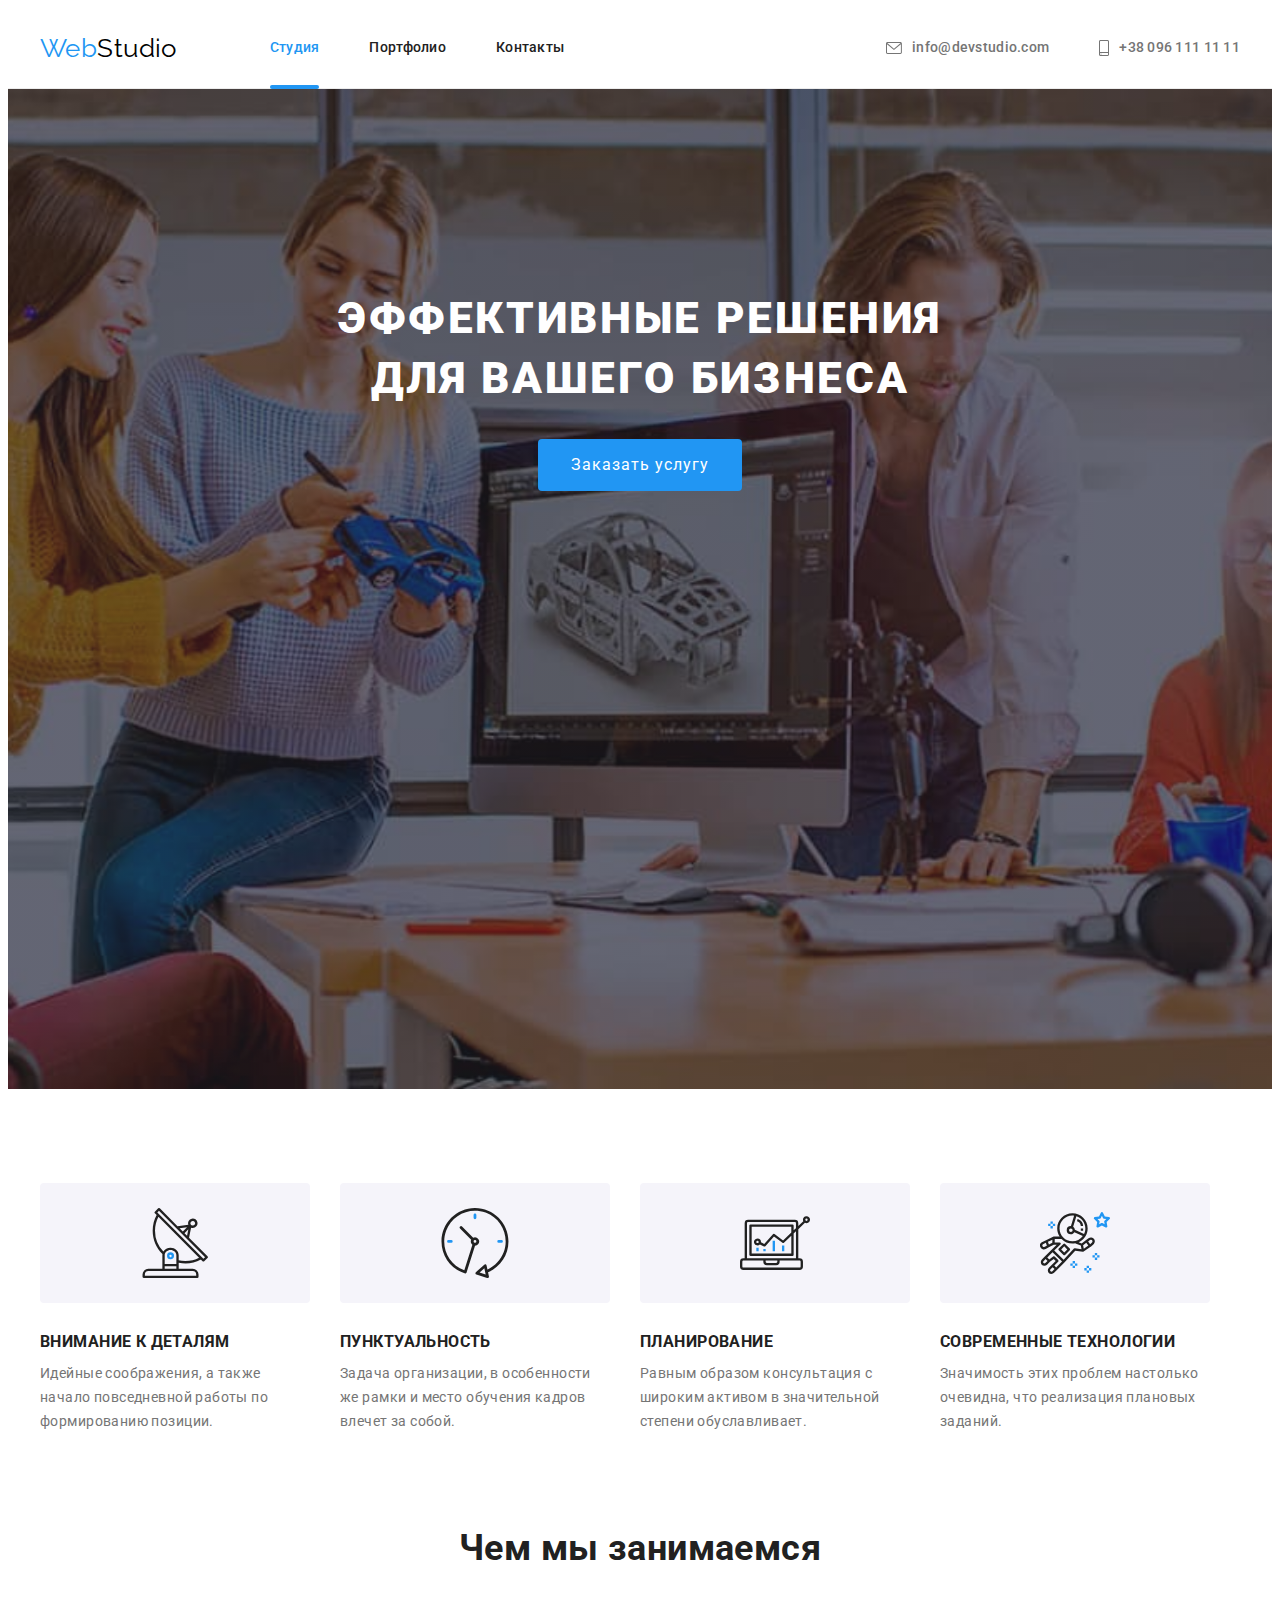
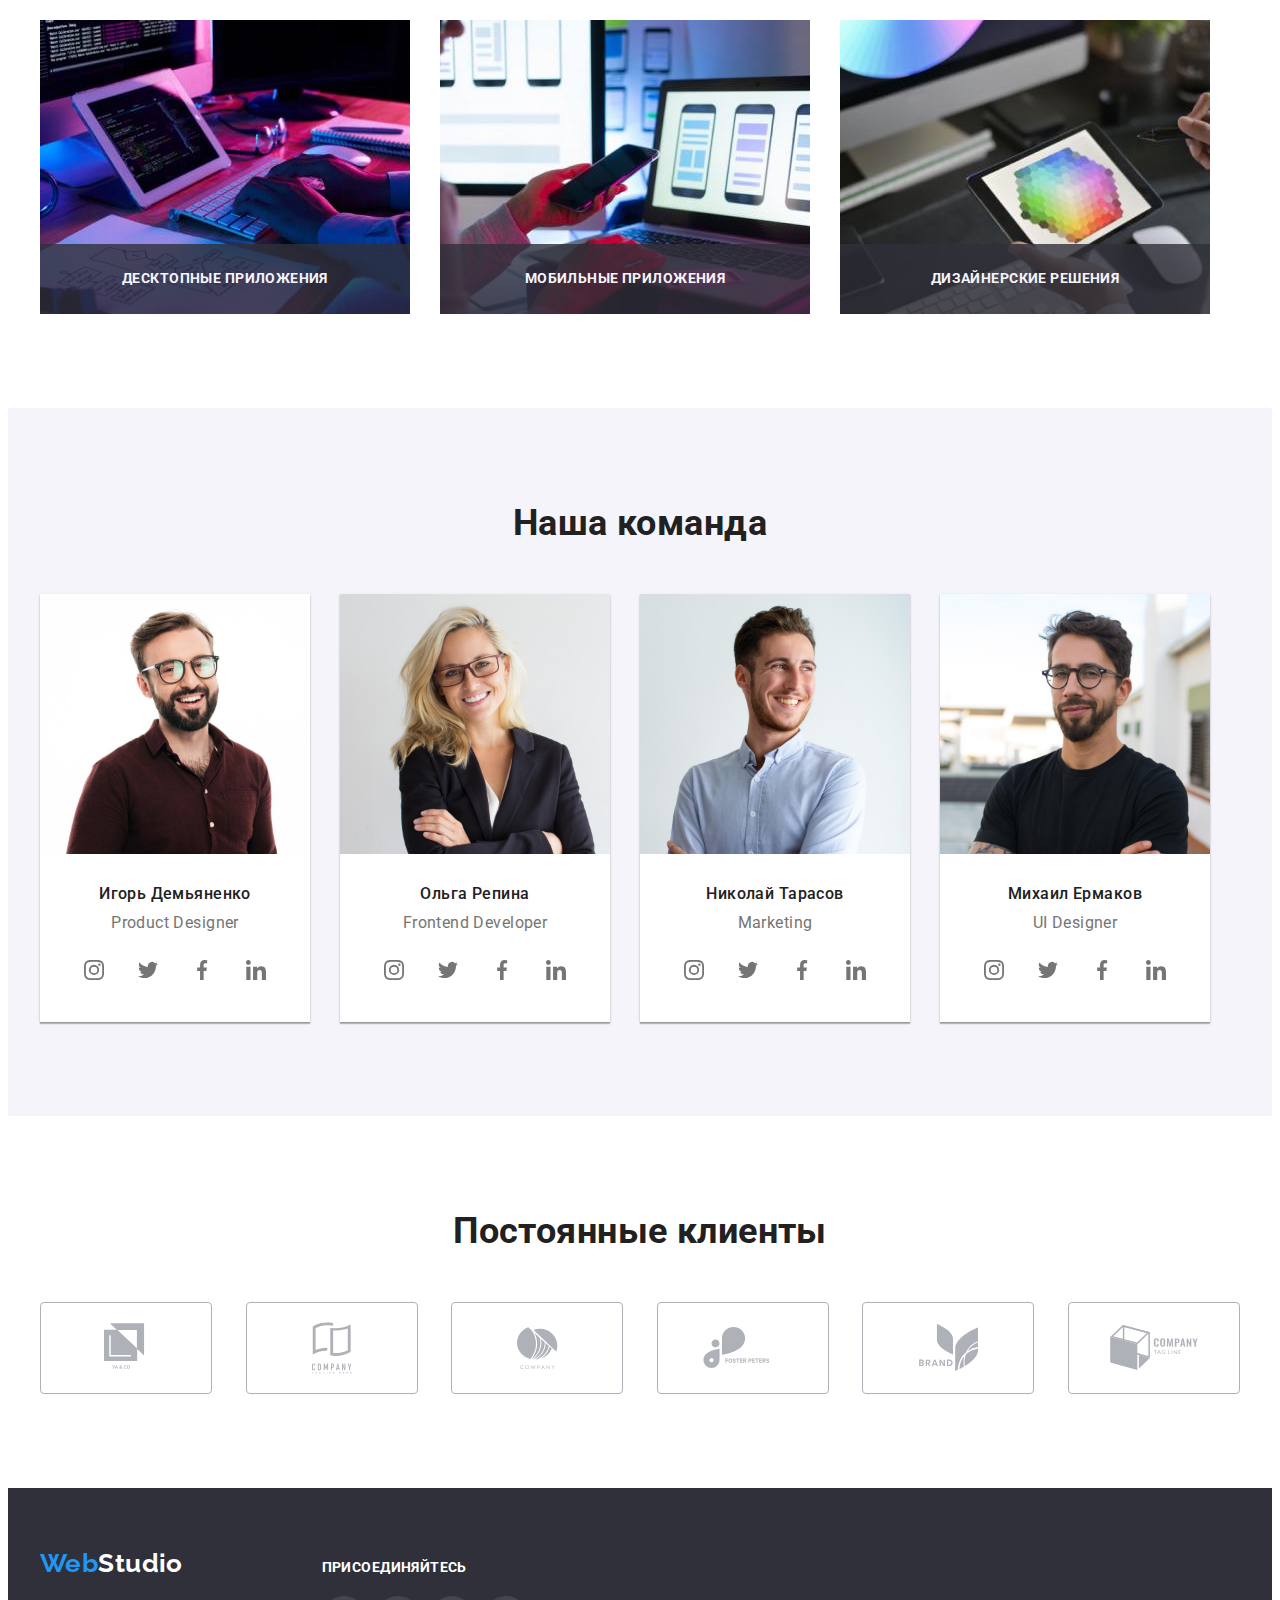
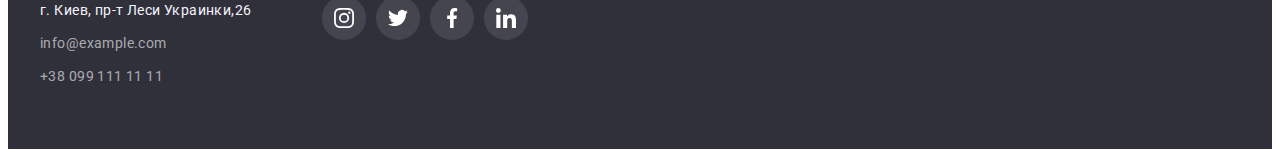
<file: index.html>
<!DOCTYPE html>
<html lang="ru">
<head>
    <meta charset="UTF-8">
    <meta name="viewport" content="width=device-width, initial-scale=1.0">
    <title>Студия</title>
    <link rel="preconnect" href="https://fonts.gstatic.com">
    <link href="https://fonts.googleapis.com/css2?family=Raleway:wght@700&family=Roboto:wght@400;500;700;900&display=swap"
        rel="stylesheet">
    <link rel="stylesheet" href="https://cdnjs.cloudflare.com/ajax/libs/modern-normalize/1.0.0/modern-normalize.css"
        integrity="sha512-Zx6MlUMKSVJoQ+83OwhdILe8cSEsCzfqThJd7J/VA2UrK6Ctj85p+xzqfyuNXE5B1k25uUdmJ2OzItbBy9GHAQ=="
        crossorigin="anonymous"/>
    <link rel="stylesheet" href="./css/styles.css"/>
</head>
<body>

    <!-- шапка сайта -->
    <header class="header">
        <div class="container">
            <nav class="main-nav">
                <a href="./index.html" class="logo">
                    <p class="logo-text"> <span class="accent">Web</span>Studio</p>
                </a>
            
                <ul class="site-nav list">
                    <li class="item"><a href="" class="link current">Студия</a></li>
                    <li class="item"><a href="./portfolio.html" class="link">Портфолио</a></li>
                    <li class="item"><a href="" class="link">Контакты</a></li>
                </ul>
           
                <ul class="contacts list">
                    <li class="item"><a href="mailto:info@devstudio.com" class="contacts-link">
                        <svg class="header-item" width="16px" height="12px">
                            <use href="./images/sprite.svg#envelop"></use>
                        </svg>
                        info@devstudio.com</a>
                    </li>
                    <li class="item"><a href="tel:+380961111111" class="contacts-link">
                        <svg class="header-item" width="10px" height="16px">
                            <use href="./images/sprite.svg#smartphone"></use>
                        </svg>
                        +38 096 111 11 11</a>
                    </li>
                </ul>
            </nav>
        </div>
    </header>

    <main>
        
        <!-- герой -->
            <section class="hero">
                <h1 class="hero-title">Эффективные решения<br> для вашего бизнеса</h1>
                <button type="button" class="button cursor" data-modal-open>Заказать услугу</button>
            </section>

        <!-- Особенности -->
            <section class="features section container" >
                <h2 class="visually-hidden">Особенности</h2>
                    <ul class="features-list list">
                        
                        <li class="item">
                            <div class="icon-group">
                                <svg width="70" height="70">
                                    <use href="./images/sprite.svg#group"></use>
                                </svg>
                            </div>
                            <h3 class="title">Внимание к деталям</h3>
                            <p class="desc">Идейные соображения, а также начало повседневной
                                работы по формированию позиции.</p>
                        </li>
                                                
                        <li class="item icon-clock">
                            <div class="icon-group">
                                <svg width="70" height="70">
                                    <use href="./images/sprite.svg#clock"></use>
                                </svg>
                            </div>
                            <h3 class="title">Пунктуальность</h3>
                            <p class="desc">Задача организации, в особенности же рамки и 
                            место обучения кадров влечет за собой.</p>
                        </li>

                        <li class="item icon-diagram">
                            <div class="icon-group">
                                <svg width="70" height="70">
                                    <use href="./images/sprite.svg#diagram"></use>
                                </svg>
                            </div>
                            <h3 class="title">Планирование</h3>
                            <p class="desc">Равным образом консультация с широким активом
                            в значительной степени обуславливает.</p>
                        </li>

                        <li class="item icon-astronaut">
                            <div class="icon-group">
                                <svg width="70" height="70">
                                    <use href="./images/sprite.svg#astronaut"></use>
                                </svg>
                            </div>
                            <h3 class="title">Современные технологии</h3>
                            <p class="desc">Значимость этих проблем настолько очевидна, 
                            что реализация плановых заданий.</p>
                        </li>
                    </ul>
            </section>

            <!-- чем мы занимаемся -->
            <section class="specialization section container" >
                <h2 class="section-title">Чем мы занимаемся</h2>
                    <ul class="specialization-list list">
                        <li class="item">
                            <img src="./images/laptop.jpg" 
                            alt="ноутбук"  
                            width="370"/>
                            <div class="specialization-name">
                                <p>Десктопные приложения</p>
                            </div>
                        </li>

                        <li class="item">
                            <img src="./images/smartphone.jpg" 
                            alt="смартфон" 
                            width="370"/>
                            <div class="specialization-name">
                                <p>Мобильные приложения</p>
                            </div>
                        </li>

                        <li class="item">
                            <img src="./images/tablet.jpg" 
                            alt="планшет" 
                            width="370"/>
                            <div class="specialization-name">
                                <p>Дизайнерские решения</p>
                            </div>
                        </li>
                    </ul>
            </section>

            <!-- Наша команда -->
            <section class="team section">
               <div class="container">
                    <h2 class="section-title">Наша команда</h2>
                    <ul class="team-list list">
                        <li class="item">
                            <img class="photo" src="./images/team1.jpg" alt="фотография дизайнера" width="270"/>
                            <div class="content">
                                <h3 class="name">Игорь Демьяненко</h3>
                                <p class="position">Product Designer</p>
                                <ul class="icon-list list">
                                    <li class="icon-items"> 
                                        <a href="" class="icon-link">
                                            <div class="icons-group">
                                                <svg class="team-icons" width="20" height="20">
                                                    <use href="./images/sprite.svg#instagram"></use>
                                                </svg>
                                            </div>
                                        </a>
                                    </li>

                                    <li class="icon-items">
                                        <a href="" class="icon-link">
                                            <div class="icons-group">
                                                <svg class="team-icons" width="20" height="20">
                                                    <use href="./images/sprite.svg#twitter"></use>
                                                </svg>
                                            </div>
                                        </a>
                                    </li>

                                    <li class="icon-items">
                                        <a href="" class="icon-link">
                                            <div class="icons-group">
                                                <svg class="team-icons" width="20" height="20">
                                                    <use href="./images/sprite.svg#facebook"></use>
                                                </svg>
                                            </div>
                                        </a>
                                    </li>

                                    <li class="icon-items">
                                        <a href="" class="icon-link">
                                            <div class="icons-group">
                                                <svg class="team-icons" width="20" height="20">
                                                    <use href="./images/sprite.svg#linkedin"></use>
                                                </svg>
                                            </div>
                                        </a>
                                    </li>
                                </ul>
                            </div>
                        </li>
                        <li class="item">
                            <img class="photo" src="./images/team2.jpg" alt="фотография разработчика" width="270"/>
                            <div class="content">
                                <h3 class="name">Ольга Репина</h3>
                                <p class="position">Frontend Developer</p>
                                <ul class="icon-list list">
                                    <li class="icon-items">
                                        <a href="" class="icon-link">
                                            <div class="icons-group">
                                                <svg class="team-icons" width="20" height="20">
                                                    <use href="./images/sprite.svg#instagram"></use>
                                                </svg>
                                            </div>
                                        </a>
                                    </li>
                                
                                    <li class="icon-items">
                                        <a href="" class="icon-link">
                                            <div class="icons-group">
                                                <svg class="team-icons" width="20" height="20">
                                                    <use href="./images/sprite.svg#twitter"></use>
                                                </svg>
                                            </div>
                                        </a>
                                    </li>
                                
                                    <li class="icon-items">
                                        <a href="" class="icon-link">
                                            <div class="icons-group">
                                                <svg class="team-icons" width="20" height="20">
                                                    <use href="./images/sprite.svg#facebook"></use>
                                                </svg>
                                            </div>
                                        </a>
                                    </li>
                                
                                    <li class="icon-items">
                                        <a href="" class="icon-link">
                                            <div class="icons-group">
                                                <svg class="team-icons" width="20" height="20">
                                                    <use href="./images/sprite.svg#linkedin"></use>
                                                </svg>
                                            </div>
                                        </a>
                                    </li>
                                </ul>
                            </div>
                        </li>
                    
                        <li class="item">
                            <img class="photo" src="./images/team3.jpg" alt="фотография маркетолога" width="270"/>
                            <div class="content">
                                <h3 class="name">Николай Тарасов</h3>
                                <p class="position">Marketing</p>
                                <ul class="icon-list list">
                                    <li class="icon-items">
                                        <a href="" class="icon-link">
                                            <div class="icons-group">
                                                <svg class="team-icons" width="20" height="20">
                                                    <use href="./images/sprite.svg#instagram"></use>
                                                </svg>
                                            </div>
                                        </a>
                                    </li>
                                
                                    <li class="icon-items">
                                        <a href="" class="icon-link">
                                            <div class="icons-group">
                                                <svg class="team-icons" width="20" height="20">
                                                    <use href="./images/sprite.svg#twitter"></use>
                                                </svg>
                                            </div>
                                        </a>
                                    </li>
                                
                                    <li class="icon-items">
                                        <a href="" class="icon-link">
                                            <div class="icons-group">
                                                <svg class="team-icons" width="20" height="20">
                                                    <use href="./images/sprite.svg#facebook"></use>
                                                </svg>
                                            </div>
                                        </a>
                                    </li>
                                
                                    <li class="icon-items">
                                        <a href="" class="icon-link">
                                            <div class="icons-group">
                                                <svg class="team-icons" width="20" height="20">
                                                    <use href="./images/sprite.svg#linkedin"></use>
                                                </svg>
                                            </div>
                                        </a>
                                    </li>
                                </ul>
                            </div>
                        </li>
                    
                        <li class="item">
                            <img class="photo" src="./images/team4.jpg" alt="фотография дизанера интерфейсов" width="270" height="260" />
                            <div class="content">
                                <h3 class="name">Михаил Ермаков</h3>
                                <p class="position">UI Designer</p>
                                <ul class="icon-list list">
                                    <li class="icon-items">
                                        <a href="" class="icon-link">
                                            <div class="icons-group">
                                                <svg class="team-icons" width="20" height="20">
                                                    <use href="./images/sprite.svg#instagram"></use>
                                                </svg>
                                            </div>
                                        </a>
                                    </li>
                                
                                    <li class="icon-items">
                                        <a href="" class="icon-link">
                                            <div class="icons-group">
                                                <svg class="team-icons" width="20" height="20">
                                                    <use href="./images/sprite.svg#twitter"></use>
                                                </svg>
                                            </div>
                                        </a>
                                    </li>
                                
                                    <li class="icon-items">
                                        <a href="" class="icon-link">
                                            <div class="icons-group">
                                                <svg class="team-icons" width="20" height="20">
                                                    <use href="./images/sprite.svg#facebook"></use>
                                                </svg>
                                            </div>
                                        </a>
                                    </li>
                                
                                    <li class="icon-items">
                                        <a href="" class="icon-link">
                                            <div class="icons-group">
                                                <svg class="team-icons" width="20" height="20">
                                                    <use href="./images/sprite.svg#linkedin"></use>
                                                </svg>
                                            </div>
                                        </a>
                                    </li>
                                </ul>
                            </div>
                        </li>
                    </ul>
               </div>
            </section>

            <!-- Клиенты -->
            <section class="clients section">
                <h2 class="section-title">Постоянные клиенты</h2>
                <div class="container">
                    <ul class="clients-list list">
                        <li class="item">
                            <a href="" class="client-link">
                                <div class="clients-group">
                                    <svg class="client-icon" width="44.27" height="49.23">
                                        <use href="./images/sprite.svg#logo1"></use>
                                    </svg> 
                                </div>
                            </a>
                        </li>

                        <li class="item">
                            <a href="" class="client-link">
                                <div class="clients-group">
                                    <svg class="client-icon" width="40" height="52">
                                        <use href="./images/sprite.svg#logo2"></use>
                                    </svg>
                                </div>
                            </a>
                        </li>

                        <li class="item">
                            <a href="" class="client-link">
                                <div class="clients-group">
                                    <svg class="client-icon" width="41" height="42.6">
                                        <use href="./images/sprite.svg#logo3"></use>
                                    </svg>
                                </div>
                            </a>
                        </li>

                        <li class="item">
                            <a href="" class="client-link">
                                <div class="clients-group">
                                    <svg class="client-icon" width="79.66" height="42.02">
                                        <use href="./images/sprite.svg#logo4"></use>
                                    </svg>
                                </div>
                            </a>
                        </li>

                        <li class="item">
                            <a href="" class="client-link">
                                <div class="clients-group">
                                    <svg class="client-icon" width="59" height="47">
                                        <use href="./images/sprite.svg#logo5"></use>
                                    </svg>
                                </div>
                            </a>
                        </li>

                        <li class="item">
                            <a href="" class="client-link">
                                <div class="clients-group">
                                    <svg class="client-icon" width="88.48" height="45.44">
                                        <use href="./images/sprite.svg#logo6"></use>
                                    </svg>
                                </div>
                            </a>
                        </li>
                    </ul>
                </div>
            </section>
    </main>
    
<!-- подвал страницы -->
    <footer class="footer">
        <div class="container">
            <div class="footer-section">
                <a href="index.html" class="footer-logo">
                    <p> <span class="accent">Web</span>Studio</p>
                </a>
                    <address class="adress">
                        <!-- <p>г. Киев, пр-т Леси Украинки,26</p> -->
                        <ul class="adress-list list">
                            <li class="item"><a href="" class="footer-link">г. Киев, пр-т Леси Украинки,26</a></li>
                            <li class="item"><a href="mailto:info@example.com" class="footer-link mail">info@example.com</a></li>
                            <li class="item"><a href="tel:+380991111111" class="footer-link tel">+38 099 111 11 11</a></li>
                        </ul>
                    </address>
            </div>
            

            <div class="footer-wrapper">
                <p class="invite">присоединяйтесь</p>
                <ul class="icon-list list">
                    <li class="icon-items">
                        <a href="" class="icon-link">
                            <div class="icons-group">
                                <svg class="footer-icons" width="20" height="20">
                                    <use href="./images/sprite.svg#instagram"></use>
                                </svg>
                            </div>
                        </a>
                    </li>
                
                    <li class="icon-items">
                        <a href="" class="icon-link">
                            <div class="icons-group">
                                <svg class="footer-icons" width="20" height="20">
                                    <use href="./images/sprite.svg#twitter"></use>
                                </svg>
                            </div>
                        </a>
                    </li>
                
                    <li class="icon-items">
                        <a href="" class="icon-link">
                            <div class="icons-group">
                                <svg class="footer-icons" width="20" height="20">
                                    <use href="./images/sprite.svg#facebook"></use>
                                </svg>
                            </div>
                        </a>
                    </li>
                
                    <li class="icon-items">
                        <a href="" class="icon-link">
                            <div class="icons-group">
                                <svg class="footer-icons" width="20" height="20">
                                    <use href="./images/sprite.svg#linkedin"></use>
                                </svg>
                            </div>
                        </a>
                    </li>
                </ul>
            </div>
        </div>
    </footer>

    <!-- backdrop -->

    <div class="backdrop is-hidden" data-modal>
        <div class="modal">
           <button class="button-modal" data-modal-close>
                <svg class="button-modal-icon" width="18" height="18">
                    <use href="./images/sprite.svg#modal-btn"></use>
                </svg>
           </button>
        </div>
    </div>

    <script src="./js/modal.js"></script>
</body>
</html>
</file>
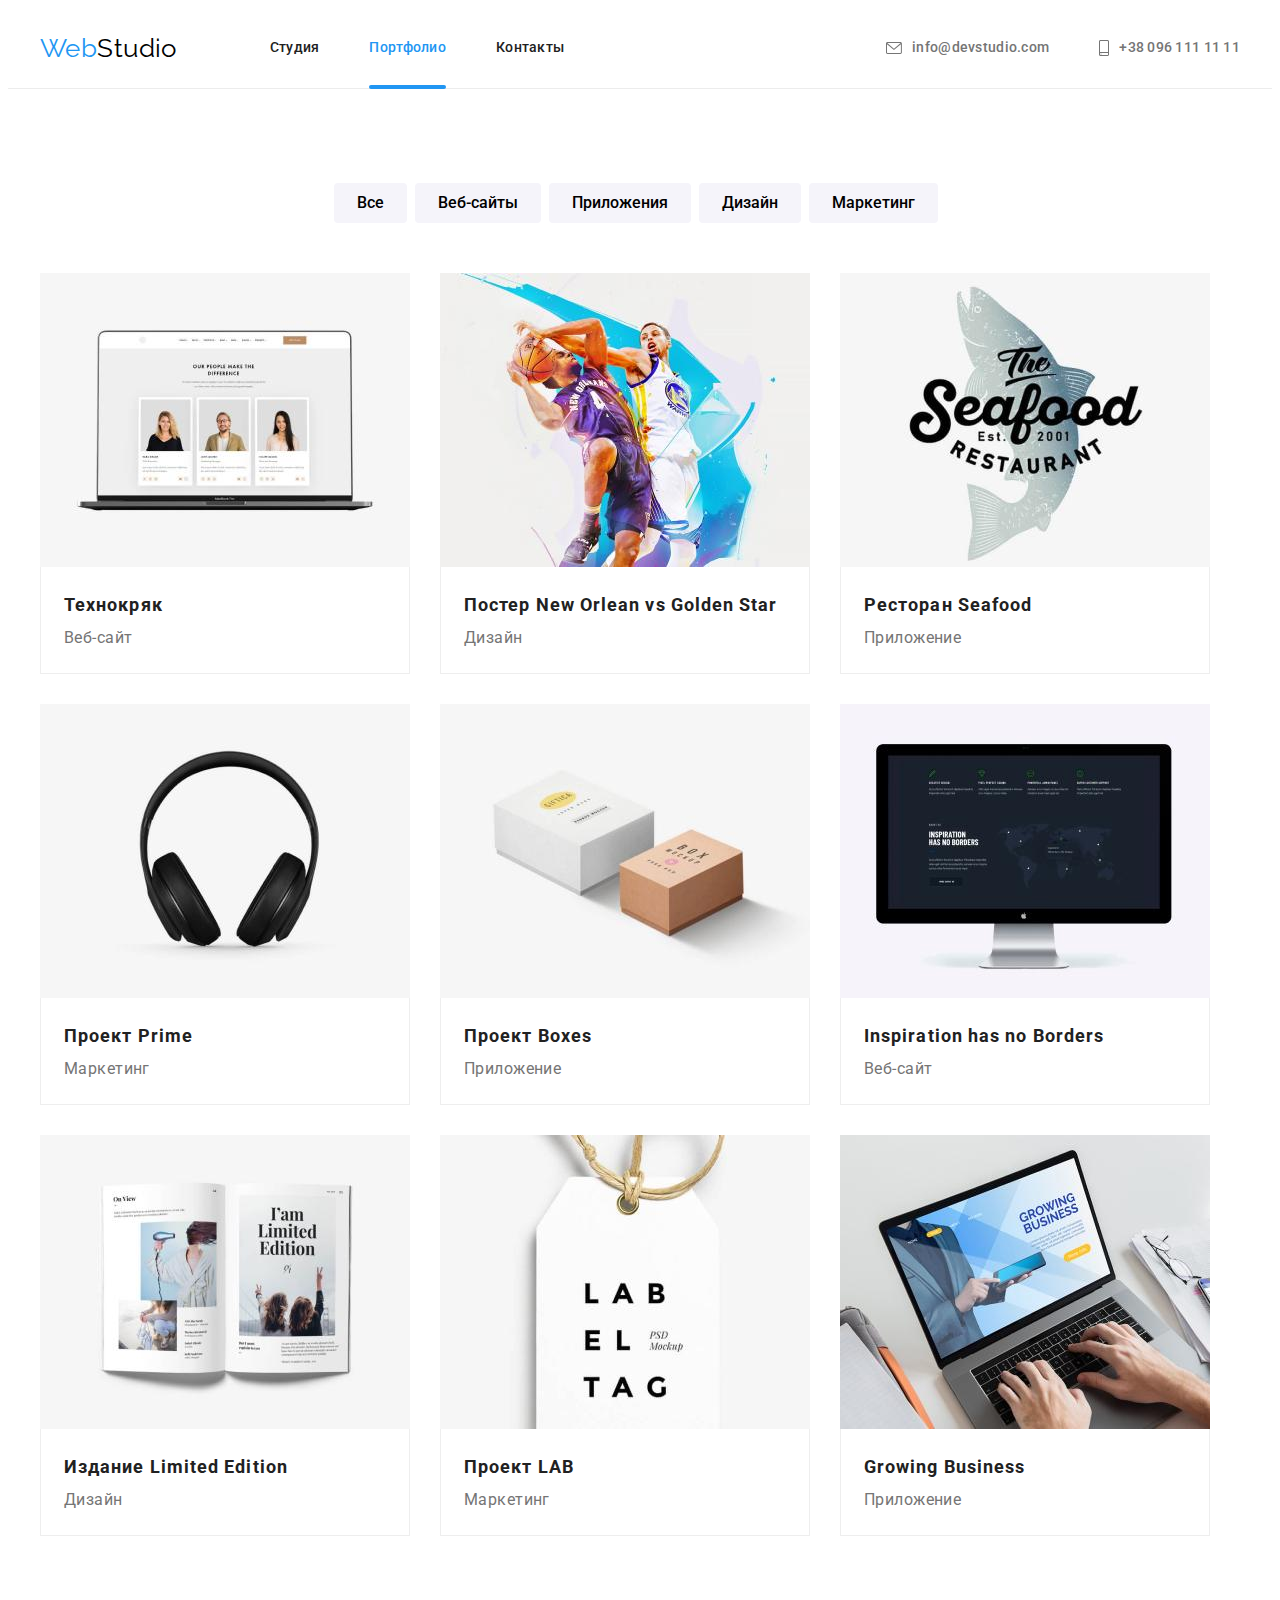
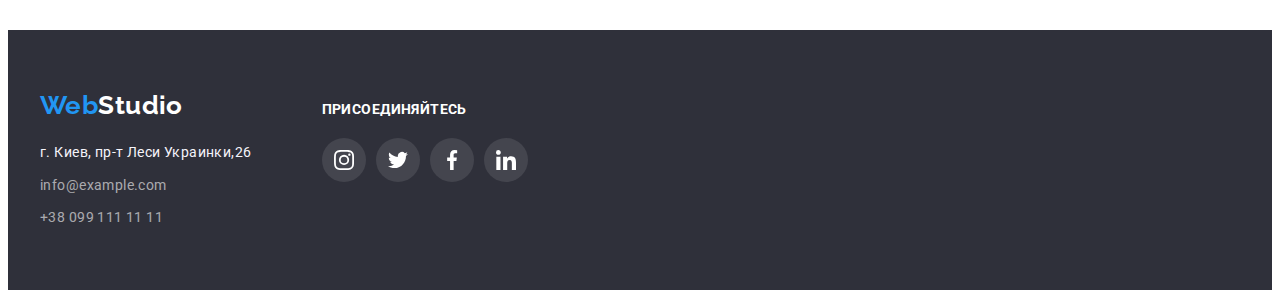
<file: portfolio.html>
<!DOCTYPE html>
<html lang="ru">

<head>
    <meta charset="UTF-8">
    <meta name="viewport" content="width=device-width, initial-scale=1.0">
    <title>Портфолио</title>
    <link rel="preconnect" href="https://fonts.gstatic.com">
    <link href="https://fonts.googleapis.com/css2?family=Raleway:wght@700&family=Roboto:wght@400;500;700;900&display=swap"
        rel="stylesheet"
    >
    <link rel="stylesheet" href="https://cdnjs.cloudflare.com/ajax/libs/modern-normalize/1.0.0/modern-normalize.css"
        integrity="sha512-Zx6MlUMKSVJoQ+83OwhdILe8cSEsCzfqThJd7J/VA2UrK6Ctj85p+xzqfyuNXE5B1k25uUdmJ2OzItbBy9GHAQ=="
        crossorigin="anonymous"
    />
    <link rel="stylesheet" href="./css/styles.css" />
</head>


<body>

    <!-- шапка сайта -->
        <header class="header">
            <div class="container">
                <nav class="main-nav">
                    <a href="./index.html" class="logo">
                        <p class="logo-text"> <span class="accent">Web</span>Studio</p>
                    </a>
        
                    <ul class="site-nav list">
                        <li class="item"><a href="./index.html" class="link">Студия</a></li>
                        <li class="item"><a href="" class="link current">Портфолио</a></li>
                        <li class="item"><a href="" class="link">Контакты</a></li>
                    </ul>
        
                    <ul class="contacts list">
                        <li class="item">
                            <a href="mailto:info@devstudio.com" class="contacts-link">
                                <svg class="header-item" width="16px" height="12px">
                                    <use href="./images/sprite.svg#envelop"></use>
                                </svg>
                                info@devstudio.com
                            </a>
                        </li>
                        <li class="item">
                            <a href="tel:+380961111111" class="contacts-link">
                                <svg class="header-item" width="10px" height="16px">
                                    <use href="./images/sprite.svg#smartphone"></use>
                                </svg>
                                +38 096 111 11 11
                            </a>
                        </li>
                    </ul>
                </nav>
            </div>
        </header>

    <main>
        <section class="container">
            <div class="section">
                <h1 class="visually-hidden">Портфолио</h1>
                <ul class="filter-list list">
                    <li class="item"> <button type="button" class="button-secondary cursor">Все</button></li>
                    <li class="item"> <button type="button" class="button-secondary cursor">Веб-сайты</button></li>
                    <li class="item"> <button type="button" class="button-secondary cursor">Приложения</button></li>
                    <li class="item"> <button type="button" class="button-secondary cursor">Дизайн</button></li>
                    <li class="item"> <button type="button" class="button-secondary cursor">Маркетинг</button></li>
                </ul>
            
                <h2 class="visually-hidden">Список проектов</h2>
                <ul class="projects-list list">
                    <li class="item">
                        <a href="" class="project-link">
                            <div class="project-image">
                                <img src="./images/img1.jpg" alt="Проект №1">
                                <div class="project-overlay">
                                    <p>Технокряк это современная площадка распространения коронавируса. Компании используют эту платформу для цифрового
                                        шпионажа и атак на защищённые сервера конкурентов.</p>
                                </div>
                            </div>
                            <div class="card-content">
                                    <h3 class="title">Технокряк</h3>
                                    <p class="nav">Веб-сайт</p>
                            </div>
                        </a>
                    </li>

                    <li class="item">
                        <a href="" class="project-link">
                            <div class="project-image">
                                <img src="./images/img2.jpg" alt="Проект №2">
                                <div class="project-overlay">
                                    <p>Технокряк это современная площадка распространения коронавируса. Компании используют эту платформу
                                        для цифрового шпионажа и атак на защищённые сервера конкурентов.</p>
                                </div>
                            </div>
                            <div class="card-content">
                                <h3 class="title">Постер New Orlean vs Golden Star</h3>
                                <p class="nav">Дизайн</p>
                            </div>
                        </a>
                    </li>

                    <li class="item">
                        <a href="" class="project-link">
                            <div class="project-image">
                                <img src="./images/img3.jpg" alt="Проект №3">
                                <div class="project-overlay">
                                    <p>Технокряк это современная площадка распространения коронавируса. Компании используют эту платформу
                                        для цифрового шпионажа и атак на защищённые сервера конкурентов.</p>
                                </div>
                            </div>
                            <div class="card-content">
                                <h3 class="title">Ресторан Seafood</h3>
                                <p class="nav">Приложение</p>
                            </div>
                        </a>
                    </li>

                    <li class="item">
                        <a href="" class="project-link">
                            <div class="project-image">
                                <img src="./images/img4.jpg" alt="Проект №4">
                                <div class="project-overlay">
                                    <p>Технокряк это современная площадка распространения коронавируса. Компании используют эту платформу
                                        для цифрового
                                        шпионажа и атак на защищённые сервера конкурентов.</p>
                                </div>
                            </div>
                            <div class="card-content">
                                <h3 class="title">Проект Prime</h3>
                                <p class="nav">Маркетинг</p>
                            </div>
                        </a>
                    </li>

                    <li class="item">
                        <a href="" class="project-link">
                            <div class="project-image">
                                <img src="./images/img5.jpg" alt="Проект №5">
                                <div class="project-overlay">
                                    <p>Технокряк это современная площадка распространения коронавируса. Компании используют эту платформу
                                        для цифрового
                                        шпионажа и атак на защищённые сервера конкурентов.</p>
                                </div>
                            </div>
                            <div class="card-content">
                                <h3 class="title">Проект Boxes</h3>
                                <p class="nav">Приложение</p>
                            </div>
                        </a>
                    </li>

                    <li class="item">
                        <a href="" class="project-link">
                            <div class="project-image">
                                <img src="./images/img6.jpg" alt="Проект №6">
                                <div class="project-overlay">
                                    <p>Технокряк это современная площадка распространения коронавируса. Компании используют эту платформу
                                        для цифрового
                                        шпионажа и атак на защищённые сервера конкурентов.</p>
                                </div>
                            </div>
                            <div class="card-content">
                                <h3 class="title">Inspiration has no Borders</h3>
                                <p class="nav">Веб-сайт</p>
                            </div>
                        </a>
                    </li>

                    <li class="item">
                        <a href="" class="project-link">
                            <div class="project-image">
                                <img src="./images/img7.jpg" alt="Проект №7">
                                <div class="project-overlay">
                                    <p>Технокряк это современная площадка распространения коронавируса. Компании используют эту платформу
                                        для цифрового
                                        шпионажа и атак на защищённые сервера конкурентов.</p>
                                </div>
                            </div>
                            <div class="card-content">
                                <h3 class="title">Издание Limited Edition</h3>
                                <p class="nav">Дизайн</p>
                            </div>
                        </a>
                    </li>

                    <li class="item">
                        <a href="" class="project-link">
                            <div class="project-image">
                                <img src="./images/img8.jpg" alt="Проект №8">
                                <div class="project-overlay">
                                    <p>Технокряк это современная площадка распространения коронавируса. Компании используют эту платформу
                                        для цифрового
                                        шпионажа и атак на защищённые сервера конкурентов.</p>
                                </div>
                            </div>
                            <div class="card-content">
                                <h3 class="title">Проект LAB</h3>
                                <p class="nav">Маркетинг</p>
                            </div>
                        </a>
                    </li>

                    <li class="item">
                        <a href="" class="project-link">
                            <div class="project-image">
                                <img src="./images/img9.jpg" alt="Проект №9">
                                <div class="project-overlay">
                                    <p>Технокряк это современная площадка распространения коронавируса. Компании используют эту платформу
                                        для цифрового
                                        шпионажа и атак на защищённые сервера конкурентов.</p>
                                </div>
                            </div>
                            <div class="card-content">
                                <h3 class="title">Growing Business</h3>
                                <p class="nav">Приложение</p>
                            </div>
                        </a>
                    </li>
                    
                </ul>
           </div>
        </section>
    </main>
    
<!-- подвал страницы -->
<footer class="footer">
    <div class="container">
        <div class="footer-section">
            <a href="index.html" class="footer-logo">
                <p> <span class="accent">Web</span>Studio</p>
            </a>
            <address class="adress">
                <!-- <p>г. Киев, пр-т Леси Украинки,26</p> -->
                <ul class="adress-list list">
                    <li class="item"><a href="" class="footer-link">г. Киев, пр-т Леси Украинки,26</a></li>
                    <li class="item"><a href="mailto:info@example.com" class="footer-link mail">info@example.com</a>
                    </li>
                    <li class="item"><a href="tel:+380991111111" class="footer-link tel">+38 099 111 11 11</a></li>
                </ul>
            </address>
        </div>


        <div class="footer-wrapper">
            <p class="invite">присоединяйтесь</p>
            <ul class="icon-list list">
                <li class="icon-items">
                    <a href="" class="icon-link">
                        <div class="icons-group">
                            <svg class="footer-icons" width="20" height="20">
                                <use href="./images/sprite.svg#instagram"></use>
                            </svg>
                        </div>
                    </a>
                </li>

                <li class="icon-items">
                    <a href="" class="icon-link">
                        <div class="icons-group">
                            <svg class="footer-icons" width="20" height="20">
                                <use href="./images/sprite.svg#twitter"></use>
                            </svg>
                        </div>
                    </a>
                </li>

                <li class="icon-items">
                    <a href="" class="icon-link">
                        <div class="icons-group">
                            <svg class="footer-icons" width="20" height="20">
                                <use href="./images/sprite.svg#facebook"></use>
                            </svg>
                        </div>
                    </a>
                </li>

                <li class="icon-items">
                    <a href="" class="icon-link">
                        <div class="icons-group">
                            <svg class="footer-icons" width="20" height="20">
                                <use href="./images/sprite.svg#linkedin"></use>
                            </svg>
                        </div>
                    </a>
                </li>
            </ul>
        </div>
    </div>
</footer>

</body>

</html>
</file>
<file: css/styles.css>
/* основной цвет текста  #212121 */
/* вторичный цвет текста #757575 */
/* белый #FFFFFF */
/* синий цвет лого и акцент #2196F3 */
/* вторичный цвет фона #F5F4FA */
/* фон футера #2F303A */

/* outline: 2px solid tomato; */

:root {
  --primary-text-color: #212121;
  --secondary-text-color: #757575;
  --accent-color: #2196f3;
  --primary-background-color: #ffffff;
  --secondary-background-color: #f5f4fa;
  --header-footer-background-color: #2f303a;
  --timing-function: cubic-bezier(0.4, 0, 0.2, 1);
}

body {
  background-color: var(--primary-background-color);
  color: var(--primary-text-color);

  font-family: Roboto, sans-serif;
  letter-spacing: 0.03em;
  font-size: 14px;
  line-height: 1.71;
}

a {
  text-decoration: none;
}

.list {
  list-style: none;
}

.container {
  margin-left: auto;
  margin-right: auto;
  width: 1200px;
  padding-left: 15px;
  padding-right: 15px;
}

/* сброс стилей */

h1,
h2,
h3,
ul,
p {
  margin-top: 0;
  margin-bottom: 0;
}

img {
  display: block;
}

.section {
  padding-top: 94px;
  padding-bottom: 94px;
}

.visually-hidden {
  position: absolute;
  clip: rect(0 0 0 0);
  width: 1px;
  height: 1px;
  margin: -1px;
}

/* header */

.header {
  border-bottom: 1px solid #ececec;
}

/* nav */

.item .link {
  position: relative;
}

.item .link.current::after {
  content: "";

  position: absolute;

  left: 0;
  bottom: 0;

  display: block;
  width: 100%;
  height: 4px;
  background: var(--accent-color);
  border-radius: 2px;

  opacity: 0;

  transition-property: background-color;
  transition-duration: 250ms;
  transition-timing-function: var(--timing-function);

  bottom: -1px;
}

.item .link.current::after {
  opacity: 1;
}

.main-nav {
  display: flex;
  align-items: center;
}

.site-nav {
  display: flex;
  padding-left: 0px;
}

.site-nav .item:not(:last-child) {
  margin-right: 50px;
}

.site-nav .link {
  display: block;
  padding-top: 32px;
  padding-bottom: 32px;

  color: var(--primary-text-color);

  font-weight: 500;
  line-height: 1.14;
  letter-spacing: 0.02em;
}

.contacts {
  margin-left: auto;
  padding-left: 0px;
  display: flex;
  align-items: center;
}

.contacts .item:not(:last-child) {
  margin-right: 50px;
}

.contacts-link {
  display: flex;
  align-items: center;
  padding-top: 32px;
  padding-bottom: 32px;

  color: var(--secondary-text-color);

  font-weight: 500;
  line-height: 1.14;
  letter-spacing: 0.02em;

  transition-property: color;
  transition-duration: 250ms;
  transition-timing-function: var(--timing-function);
}

.header-item {
  margin-right: 10px;
  align-items: center;
  fill: currentColor;
}

.contacts-link:hover,
.contacts-link:focus {
  color: var(--accent-color);
}

/* Фокус */

.link {
  transition-property: color;
  transition-duration: 250ms;
  transition-timing-function: var(--timing-function);
}

.link:hover,
.link:focus {
  color: var(--accent-color);
}

.site-nav .link.current {
  color: var(--accent-color);
}

/* logo */

.logo {
  margin-right: 93px;

  color: #000000;

  font-family: Raleway;
  font-size: 26px;
  line-height: 1.19;
}

.logo .accent {
  color: var(--accent-color);
}

/* hero */

.hero {
  max-width: 1600px;
  height: 600px;
  margin-left: auto;
  margin-right: auto;

  background-image: linear-gradient(
      rgba(47, 48, 58, 0.4),
      rgba(47, 48, 58, 0.4)
    ),
    url("../images/backgroundimg.jpg");
  background-repeat: no-repeat;
  background-position: 50% 50%;
  background-size: cover;

  text-align: center;

  background-color: var(--header-footer-background-color);

  padding-top: 200px;
  padding-bottom: 200px;
}

.hero-title {
  padding-left: 252px;
  padding-right: 252px;
  margin: 0 auto;
  margin-bottom: 30px;

  color: var(--primary-background-color);

  font-weight: 900;
  font-size: 44px;
  line-height: 1.36;
  letter-spacing: 0.06em;
  text-transform: uppercase;
}

/* button */

.button {
  display: inline-block;
  border-radius: 4px;
  /* box-shadow: 0px 4px 4px rgba(0, 0, 0, 0.15); */
  padding: 10px 32px;
  border: 1px solid transparent;

  color: var(--primary-background-color);
  background-color: var(--accent-color);

  font-family: inherit;
  font-size: 16px;
  line-height: 1.87;
  align-items: center;
  text-align: center;
  letter-spacing: 0.06em;

  cursor: pointer;
}

/* features */

.features-list {
  display: flex;
  padding-left: 0px;
}

.features-list .item {
  width: 270px;
}

.features-list .item:not(:last-child) {
  margin-right: 30px;
}

.section-title {
  margin-bottom: 50px;

  font-weight: 700;
  font-size: 36px;
  line-height: 1.17;
  text-align: center;
}

.features .title {
  margin-bottom: 10px;

  font-weight: 700;
  line-height: 1.14;
  text-transform: uppercase;
}

.features .desc {
  color: var(--secondary-text-color);
}

.section .desc {
  color: var(--secondary-text-color);
}

.icon-group {
  height: 120px;
  background-color: var(--secondary-background-color);

  margin-bottom: 30px;
  display: flex;
  justify-content: center;
  align-items: center;
  border-radius: 4px;
}

/* specialization */

.specialization-list .item {
  position: relative;
}

.specialization-name {
  display: flex;

  position: absolute;

  bottom: 0;
  right: 0;
  left: 0;

  padding-top: 27px;
  padding-bottom: 27px;

  background: rgba(47, 48, 58, 0.8);
  color: var(--secondary-background-color);

  font-weight: 700;
  line-height: 1.14;
  justify-content: center;
  text-transform: uppercase;
}

.specialization {
  padding-top: 0;
}

.specialization-list {
  display: flex;
  padding-left: 0px;
}

.specialization-list .item:not(:last-child) {
  margin-right: 30px;
}

/* team */

.team {
  background-color: var(--secondary-background-color);
}

.team-list {
  display: flex;
  padding-left: 0px;
}

.team-list .item {
  box-shadow: 0px 1px 3px rgba(0, 0, 0, 0.12), 0px 1px 1px rgba(0, 0, 0, 0.14),
    0px 2px 1px rgba(0, 0, 0, 0.2);

  background-color: var(--primary-background-color);
}

.team-list .item:not(:last-child) {
  margin-right: 30px;
}

.team .photo {
  margin-bottom: 30px;
}

.team .name {
  margin-bottom: 10px;

  font-weight: 500;
  font-size: 16px;
  line-height: 1.19;
}

.team .position {
  color: var(--secondary-text-color);

  font-size: 16px;
  line-height: 1.19;

  margin-bottom: 16px;
}

.team-list .content {
  text-align: center;
}

.icon-list {
  display: flex;
  margin-left: auto;
  margin-right: auto;
  padding-left: 0px;
}

.icon-items:not(:last-child) {
  margin-right: 10px;
}

.icon-link .icons-group {
  display: flex;
  width: 44px;
  height: 44px;
  justify-content: center;
  align-items: center;
  border-radius: 50%;

  transition-property: fill, background-color;
  transition-duration: 250ms;
  transition-timing-function: var(--timing-function);
}

.team .icon-list {
  justify-content: center;
  padding-bottom: 30px;
}

.team-icons {
  fill: var(--secondary-text-color);

  transition-property: fill;
  transition-duration: 250ms;
  transition-timing-function: var(--timing-function);
}

.icon-link:focus .icons-group,
.icon-link:hover .icons-group,
.icon-link:focus .team-icons,
.icon-link:hover .team-icons {
  fill: var(--primary-background-color);
  background-color: var(--accent-color);
}

/* клиенты */

.clients-list {
  display: flex;
  justify-content: space-between;
  padding-left: 0px;
}

.client-link {
  color: #afb1b8;

  transition-property: color;
  transition-duration: 250ms;
  transition-timing-function: var(--timing-function);
}

.clients-group {
  width: 170px;
  height: 90px;
  display: flex;
  /* margin-right: 30px; */
  justify-content: center;
  align-items: center;
  border: 1px solid #afb1b8;
  border-radius: 4px;

  transition-property: border;
  transition-duration: 250ms;
  transition-timing-function: var(--timing-function);
}

.client-link:hover,
.client-link:focus {
  color: var(--accent-color);
}

.client-icon {
  fill: currentColor;
}

.client-link:hover .clients-group {
  border: 1px solid var(--accent-color);
}

/* Портфолио */

.project-image {
  position: relative;

  overflow: hidden;
}

.project-overlay {
  position: absolute;
  bottom: 0;
  left: 0;
  padding: 63px 24px;
  height: 100%;

  background-color: rgba(33, 150, 243, 0.9);
  color: var(--primary-background-color);
  font-size: 18px;
  line-height: 1.55;

  transform: translateY(100%);

  transition-property: transform;
  transition-duration: 250ms;
  transition-timing-function: var(--timing-function);
}

.project-link:hover .project-overlay {
  transform: translateY(0);
}

.filter-list {
  display: flex;
  padding-bottom: 50px;
  justify-content: center;
  padding-left: 0px;
}

.filter-list .item {
  margin-right: 8px;
}

.button-secondary {
  border-radius: 4px;
  padding: 6px 22px;
  border: 1px solid transparent;

  background-color: var(--secondary-background-color);

  font-family: inherit;
  font-weight: 500;
  font-size: 16px;
  line-height: 1.62;

  cursor: pointer;

  transition-property: color, background-color, box-shadow, border-radius;
  transition-duration: 250ms;
  transition-timing-function: var(--timing-function);
}

.button-secondary:hover,
.button-secondary:focus {
  color: var(--primary-background-color);
  background-color: var(--accent-color);
  box-shadow: 0px 3px 1px rgba(0, 0, 0, 0.1), 0px 1px 2px rgba(0, 0, 0, 0.08),
    0px 2px 2px rgba(0, 0, 0, 0.12);
  border-radius: 4px;
}

.projects-list {
  display: flex;
  flex-wrap: wrap;
  padding-left: 0px;
}

.projects-list .item {
  width: 370px;
  /* width: calc((100% - 90px) / 3); */
  margin-right: 30px;
  margin-bottom: 30px;

  transition-property: box-shadow;
  transition-duration: 250ms;
  transition-timing-function: var(--timing-function);
}

.projects-list .item:hover,
.projects-list .item:focus {
  box-shadow: 0px 1px 1px rgba(0, 0, 0, 0.12), 0px 4px 4px rgba(0, 0, 0, 0.06),
    1px 4px 6px rgba(0, 0, 0, 0.16);
}

.projects-list .item:nth-child(3n) {
  margin-right: 0;
}

.projects-list .item:nth-last-child(-n + 3) {
  margin-bottom: 0;
}

.projects-list .nav {
  color: var(--secondary-text-color);

  font-size: 16px;
  line-height: 1.87;
}

.projects-list .title {
  color: var(--primary-text-color);

  font-weight: bold;
  font-size: 18px;
  line-height: 2;
  letter-spacing: 0.06em;
}

.card-content {
  padding-top: 20px;
  padding-bottom: 20px;
  padding-left: 23px;
  padding-right: 23px;

  border-bottom: 1px solid #eeeeee;
  border-left: 1px solid #eeeeee;
  border-right: 1px solid #eeeeee;
}

/* backdrop */

.backdrop {
  position: fixed;
  top: 0;
  left: 0;
  width: 100%;
  height: 100%;
  background-color: rgba(0, 0, 0, 0.2);

  opacity: 1;

  transition-property: opacity;
  transition-duration: 250ms;
  transition-timing-function: var(--timing-function);
}

.backdrop.is-hidden {
  opacity: 0;
  pointer-events: none;
}

.backdrop.is-hidden .modal {
  transform: translate(-50%, -50%) scale(0.2) rotate(360deg);
}

.modal {
  min-width: 528px;
  min-height: 581px;

  background: #fff;
  box-shadow: 0px 1px 3px rgba(0, 0, 0, 0.12), 0px 1px 1px rgba(0, 0, 0, 0.14),
    0px 2px 1px rgba(0, 0, 0, 0.2);
  border-radius: 4px;

  position: absolute;
  top: 50%;
  left: 50%;
  transform: translate(-50%, -50%) scale(1) rotate(0);

  transition-property: transform;
  transition-duration: 500ms;
  transition-timing-function: var(--timing-function);
}

.button-modal {
  display: flex;
  justify-content: center;
  align-items: center;

  position: absolute;

  top: 8px;
  right: 8px;

  border-radius: 50%;
  border: 1px solid rgba(0, 0, 0, 0.1);

  width: 30px;
  height: 30px;
  cursor: pointer;
  background-color: transparent;
}

.button-modal-icon {
  fill: #000000;
}

/* footer */

.footer {
  background-color: var(--header-footer-background-color);
}

.footer .container {
  display: flex;
}

.footer-section {
  padding-top: 60px;
  padding-bottom: 60px;
}

.footer-section {
  margin-right: 70px;
}

.footer .adress {
  color: var(--primary-background-color);
}

.footer-link {
  font-style: normal;
  font-size: 14px;
  line-height: 1.71em;
  color: var(--secondary-background-color);
}

.adress-list .mail,
.adress-list .tel {
  color: rgba(255, 255, 255, 0.6);
}

.footer-logo {
  display: inline-block;
  margin-bottom: 20px;

  color: var(--primary-background-color);

  font-family: Raleway;
  font-weight: 700;
  font-size: 26px;
  line-height: 1.19;
}

.footer-logo .accent {
  color: var(--accent-color);
}

.adress-list {
  padding-left: 0px;
}

.adress-list .item:not(:last-child) {
  margin-bottom: 9px;
}

.invite {
  color: var(--primary-background-color);
  font-weight: 700;
  font-size: 14px;
  line-height: 1.14;
  text-transform: uppercase;
  margin-bottom: 20px;
}

.footer .icons-group {
  background-color: rgba(255, 255, 255, 0.1);
}
.footer-icons {
  fill: var(--primary-background-color);
}

.footer-wrapper {
  padding-top: 72px;
}
</file>
